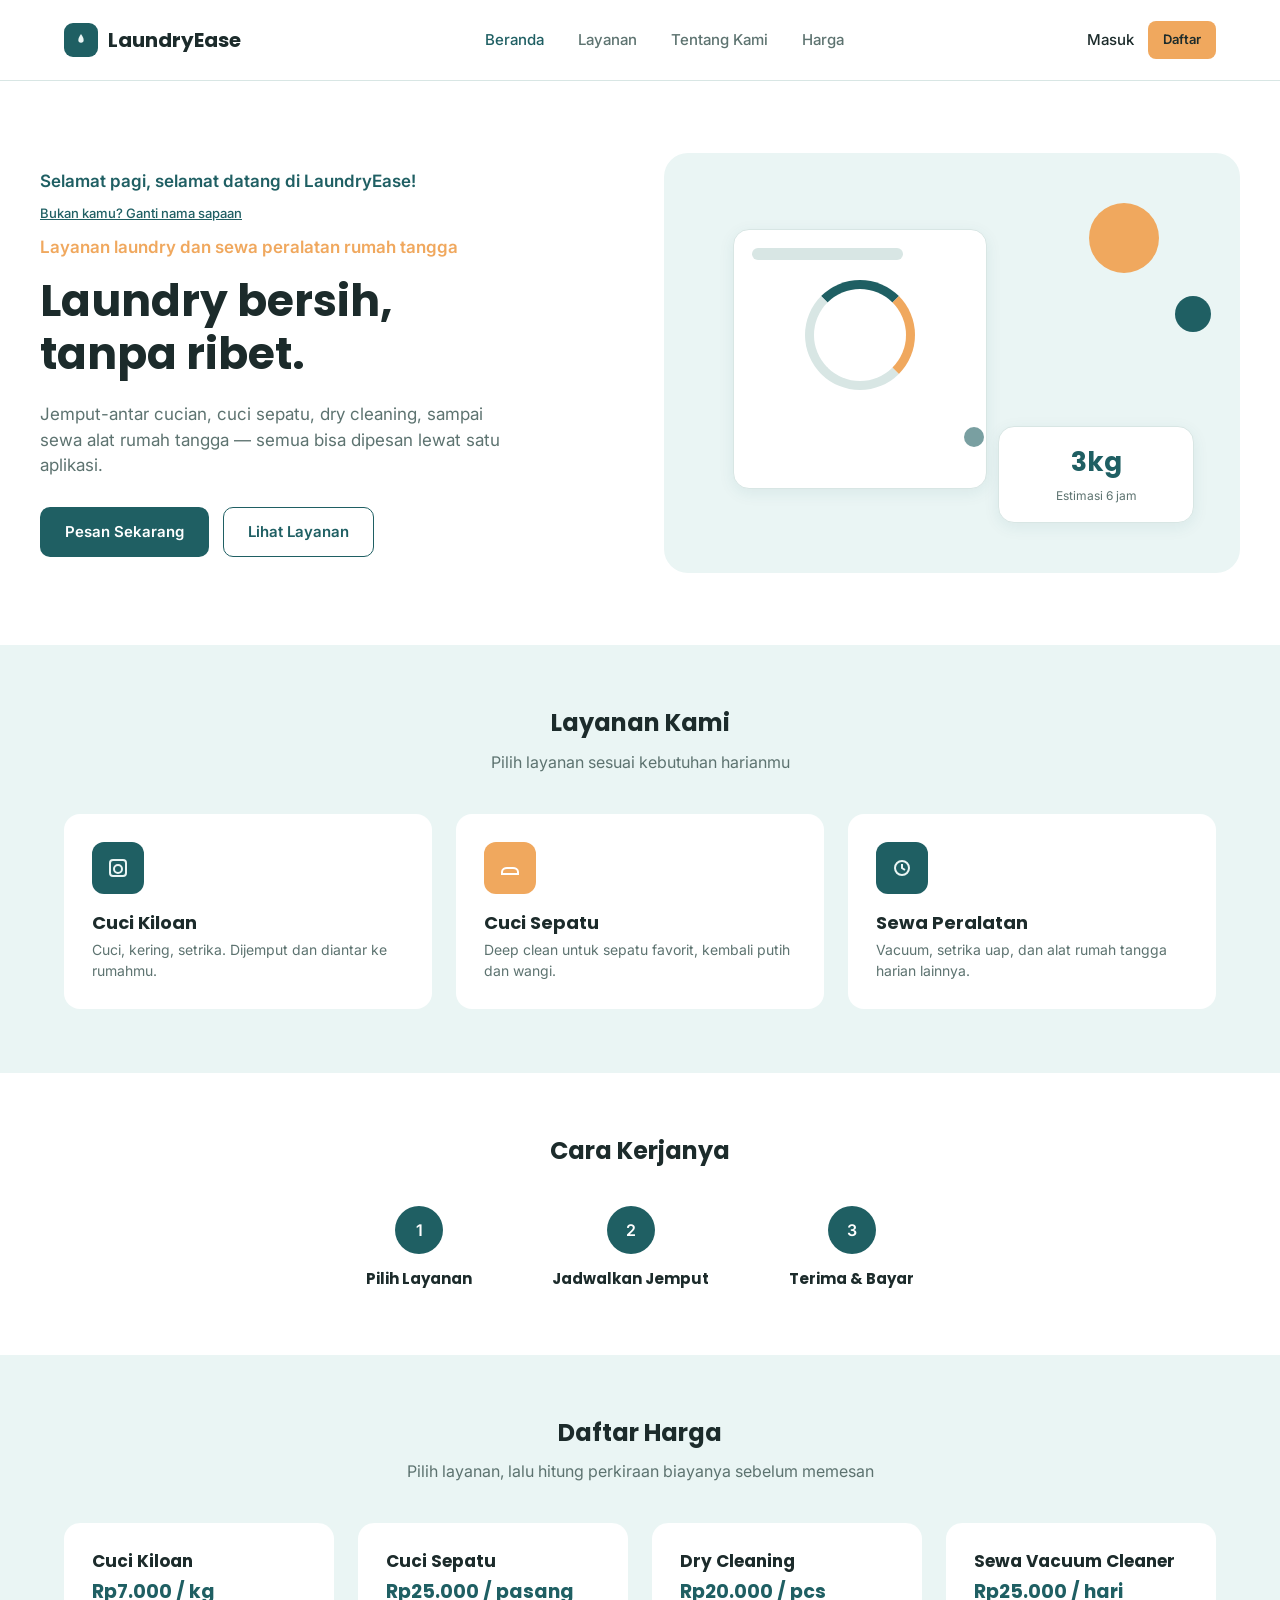
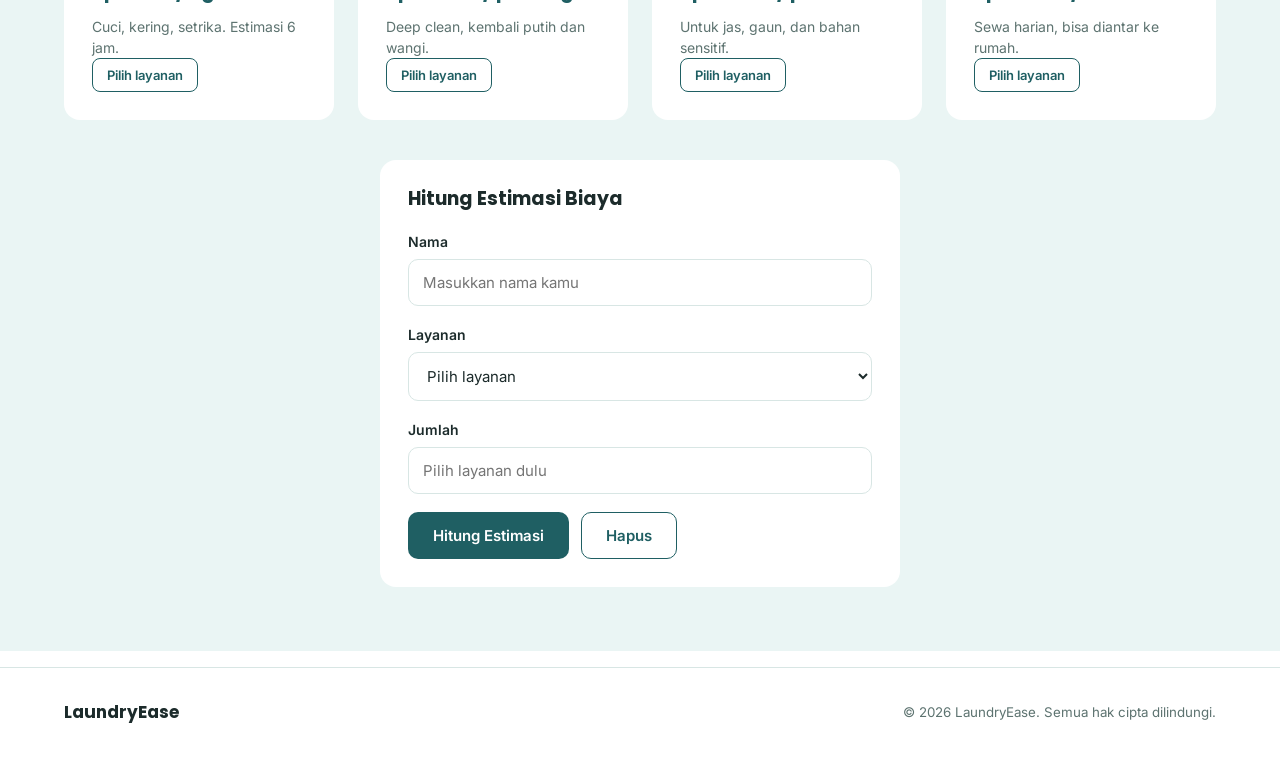
<file: index.html>
<!DOCTYPE html>
<html lang="id">
<head>
<meta charset="UTF-8">
<meta name="viewport" content="width=device-width, initial-scale=1">
<title>LaundryEase — Laundry Bersih, Tanpa Ribet</title>
<link rel="stylesheet" href="css/style.css">
</head>
<body>

<header class="navbar">
  <div class="container">
    <a href="index.html" class="brand">
      <span class="logo-mark">
        <svg viewBox="0 0 24 24" fill="none"><path d="M12 3c2 3 4 6 4 9a4 4 0 1 1-8 0c0-3 2-6 4-9Z" fill="#EAF5F4"/></svg>
      </span>
      LaundryEase
    </a>
    <nav class="nav-links" id="navLinks">
      <a href="index.html" class="active">Beranda</a>
      <a href="#layanan">Layanan</a>
      <a href="#cara-kerja">Tentang Kami</a>
      <a href="#harga">Harga</a>
    </nav>
    <div class="nav-actions">
      <a href="login.html" class="link">Masuk</a>
      <a href="register.html" class="btn btn-accent btn-sm">Daftar</a>
      <button class="menu-toggle" id="menuToggle" aria-label="Menu"><span></span><span></span><span></span></button>
    </div>
  </div>
</header>

<section class="container hero">
  <div>
    <p class="greeting" id="sapaan"></p>
    <button type="button" class="btn-link" id="btnGantiNama">Bukan kamu? Ganti nama sapaan</button>
    <p class="eyebrow">Layanan laundry dan sewa peralatan rumah tangga</p>
    <h1>Laundry bersih,<br>tanpa ribet.</h1>
    <p>Jemput-antar cucian, cuci sepatu, dry cleaning, sampai sewa alat rumah tangga — semua bisa dipesan lewat satu aplikasi.</p>
    <div class="hero-actions">
      <a href="register.html" class="btn btn-primary">Pesan Sekarang</a>
      <a href="#layanan" class="btn btn-outline">Lihat Layanan</a>
    </div>
  </div>
  <div class="hero-art">
    <div class="card-float machine">
      <div class="bar"></div>
      <div class="ring"></div>
    </div>
    <div class="dot d1"></div>
    <div class="dot d2"></div>
    <div class="dot d3"></div>
    <div class="card-float estimate">
      <div class="big">3kg</div>
      <small>Estimasi 6 jam</small>
    </div>
  </div>
</section>

<section class="section wash" id="layanan">
  <div class="container">
    <div class="section-head">
      <h2>Layanan Kami</h2>
      <p>Pilih layanan sesuai kebutuhan harianmu</p>
    </div>
    <div class="grid-3">
      <div class="card">
        <div class="icon-box"><svg viewBox="0 0 24 24" fill="none" stroke="#EAF5F4" stroke-width="2"><rect x="4" y="4" width="16" height="16" rx="3"/><circle cx="12" cy="13" r="4"/></svg></div>
        <h3>Cuci Kiloan</h3>
        <p>Cuci, kering, setrika. Dijemput dan diantar ke rumahmu.</p>
      </div>
      <div class="card">
        <div class="icon-box alt"><svg viewBox="0 0 24 24" fill="none" stroke="#fff" stroke-width="2"><path d="M4 16c0-3 3-4 5-4h6c2 0 5 1 5 4v2H4v-2Z"/></svg></div>
        <h3>Cuci Sepatu</h3>
        <p>Deep clean untuk sepatu favorit, kembali putih dan wangi.</p>
      </div>
      <div class="card">
        <div class="icon-box"><svg viewBox="0 0 24 24" fill="none" stroke="#EAF5F4" stroke-width="2"><circle cx="12" cy="12" r="7"/><path d="M12 8v4l3 2"/></svg></div>
        <h3>Sewa Peralatan</h3>
        <p>Vacuum, setrika uap, dan alat rumah tangga harian lainnya.</p>
      </div>
    </div>
  </div>
</section>

<section class="section" id="cara-kerja">
  <div class="container">
    <div class="section-head"><h2>Cara Kerjanya</h2></div>
    <div class="steps">
      <div class="step"><div class="num">1</div><strong>Pilih Layanan</strong></div>
      <div class="step"><div class="num">2</div><strong>Jadwalkan Jemput</strong></div>
      <div class="step"><div class="num">3</div><strong>Terima &amp; Bayar</strong></div>
    </div>
  </div>
</section>

<section class="section wash" id="harga">
  <div class="container">
    <div class="section-head">
      <h2>Daftar Harga</h2>
      <p>Pilih layanan, lalu hitung perkiraan biayanya sebelum memesan</p>
    </div>
    <div class="grid-4" id="daftarHarga"></div>

    <div class="card calc">
      <h3>Hitung Estimasi Biaya</h3>
      <div class="field">
        <label for="calcNama">Nama</label>
        <input type="text" id="calcNama" placeholder="Masukkan nama kamu">
      </div>
      <div class="field">
        <label for="calcLayanan">Layanan</label>
        <select id="calcLayanan"><option value="">Pilih layanan</option></select>
      </div>
      <div class="field">
        <label for="calcJumlah" id="labelJumlah">Jumlah</label>
        <input type="number" id="calcJumlah" min="1" placeholder="Pilih layanan dulu">
        <small class="live-info" id="liveHarga"></small>
      </div>
      <div class="calc-actions">
        <button type="button" class="btn btn-primary" id="btnHitung">Hitung Estimasi</button>
        <button type="button" class="btn btn-outline" id="btnReset">Hapus</button>
      </div>
      <div class="calc-result" id="hasilHitung" hidden></div>
    </div>
  </div>
</section>

<footer class="site-footer">
  <div class="container">
    <span class="brand">LaundryEase</span>
    <small>&copy; <span id="tahun">2026</span> LaundryEase. Semua hak cipta dilindungi.</small>
  </div>
</footer>

<div class="toast-box" id="toastBox" aria-live="polite"></div>

<script src="js/main.js"></script>
<script src="js/landing.js"></script>
</body>
</html>
</file>
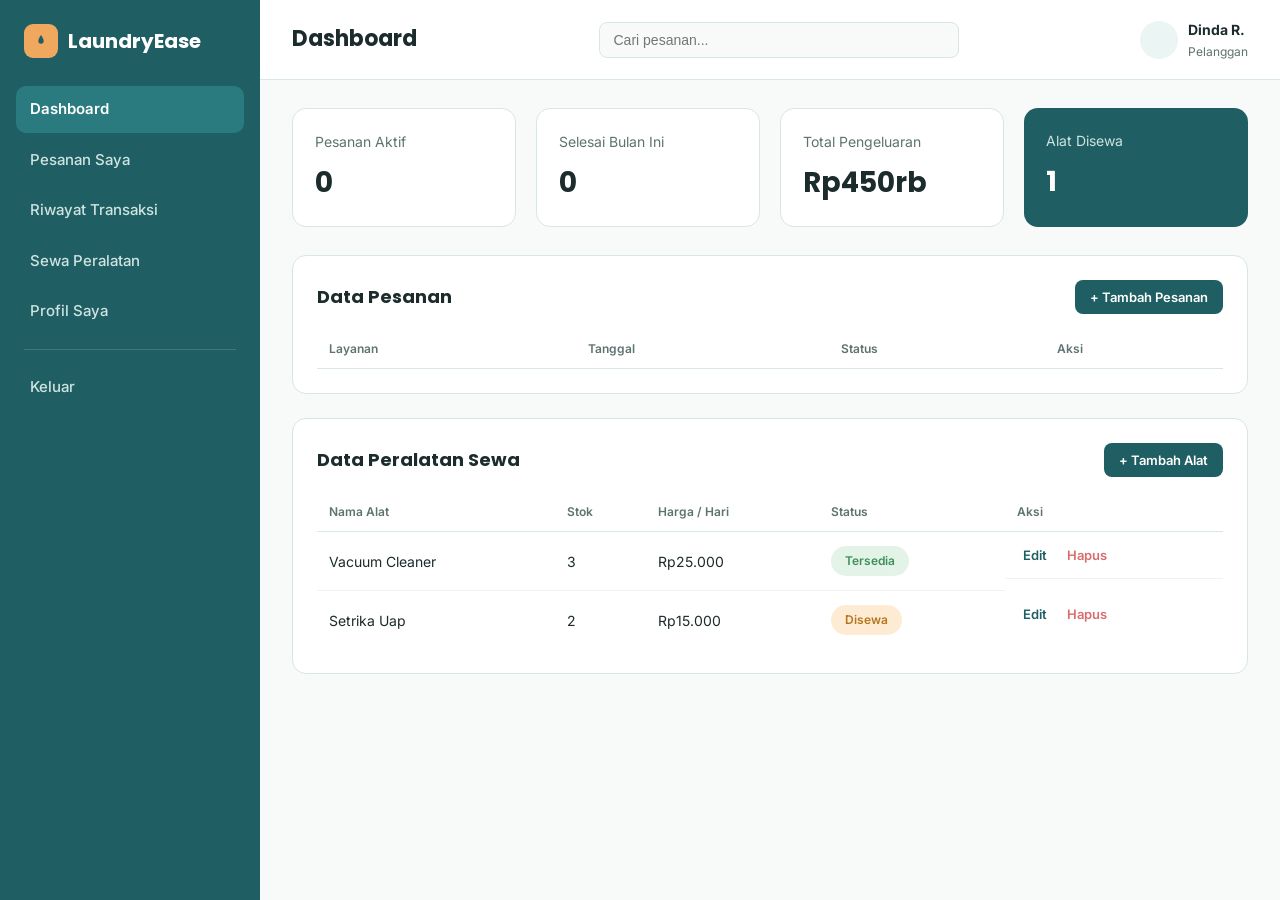
<file: dashboard.html>
<!DOCTYPE html>
<html lang="id">
<head>
<meta charset="UTF-8">
<meta name="viewport" content="width=device-width, initial-scale=1">
<title>Dashboard — LaundryEase</title>
<link rel="stylesheet" href="css/style.css">
</head>
<body>
<div class="dash">

  <aside class="sidebar" id="sidebar">
    <a href="index.html" class="brand">
      <span class="logo-mark"><svg viewBox="0 0 24 24" fill="none"><path d="M12 3c2 3 4 6 4 9a4 4 0 1 1-8 0c0-3 2-6 4-9Z" fill="#1F5F63"/></svg></span>
      LaundryEase
    </a>
    <nav class="side-nav">
      <a href="dashboard.html" class="active">Dashboard</a>
      <a href="#pesanan-panel">Pesanan Saya</a>
      <a href="#" onclick="return false;">Riwayat Transaksi</a>
      <a href="#alat-panel">Sewa Peralatan</a>
      <a href="#" onclick="return false;">Profil Saya</a>
      <hr>
      <a href="login.html">Keluar</a>
    </nav>
  </aside>

  <div class="dash-main">
    <header class="topbar">
      <button class="hamburger" id="hamburger" aria-label="Menu"><span></span><span></span><span></span></button>
      <h1>Dashboard</h1>
      <input class="search" type="text" placeholder="Cari pesanan...">
      <div class="user">
        <div class="avatar"></div>
        <div class="user-name"><strong>Dinda R.</strong><span>Pelanggan</span></div>
      </div>
    </header>

    <main class="dash-content">
      <section class="stat-grid">
        <div class="stat-card">
          <div class="label">Pesanan Aktif</div>
          <div class="value" id="statAktif">0</div>
        </div>
        <div class="stat-card">
          <div class="label">Selesai Bulan Ini</div>
          <div class="value" id="statSelesai">0</div>
        </div>
        <div class="stat-card">
          <div class="label">Total Pengeluaran</div>
          <div class="value">Rp450rb</div>
        </div>
        <div class="stat-card accent">
          <div class="label">Alat Disewa</div>
          <div class="value" id="statAlat">0</div>
        </div>
      </section>

      <!-- ===== Data 1: Pesanan (CRUD) ===== -->
      <section class="panel" id="pesanan-panel">
        <div class="panel-head">
          <h2>Data Pesanan</h2>
          <button class="btn btn-primary btn-sm" id="btnAddPesanan">+ Tambah Pesanan</button>
        </div>
        <div class="table-wrap">
          <table class="data">
            <thead>
              <tr><th>Layanan</th><th>Tanggal</th><th>Status</th><th>Aksi</th></tr>
            </thead>
            <tbody id="pesananTableBody"></tbody>
          </table>
        </div>
      </section>

      <!-- ===== Data 2: Peralatan Sewa (CRUD) ===== -->
      <section class="panel" id="alat-panel">
        <div class="panel-head">
          <h2>Data Peralatan Sewa</h2>
          <button class="btn btn-primary btn-sm" id="btnAddAlat">+ Tambah Alat</button>
        </div>
        <div class="table-wrap">
          <table class="data">
            <thead>
              <tr><th>Nama Alat</th><th>Stok</th><th>Harga / Hari</th><th>Status</th><th>Aksi</th></tr>
            </thead>
            <tbody id="alatTableBody"></tbody>
          </table>
        </div>
      </section>
    </main>
  </div>
</div>

<!-- Modal: Pesanan -->
<div class="modal-backdrop" id="pesananModal">
  <div class="modal">
    <h3 id="pesananModalTitle">Tambah Pesanan</h3>
    <form id="pesananForm">
      <input type="hidden" id="pesananId">
      <div class="field">
        <label for="pesananLayanan">Layanan</label>
        <select id="pesananLayanan" required>
          <option value="Cuci Kiloan">Cuci Kiloan</option>
          <option value="Cuci Sepatu">Cuci Sepatu</option>
          <option value="Dry Cleaning">Dry Cleaning</option>
          <option value="Sewa Peralatan">Sewa Peralatan</option>
        </select>
      </div>
      <div class="field">
        <label for="pesananTanggal">Tanggal</label>
        <input type="date" id="pesananTanggal" required>
      </div>
      <div class="field">
        <label for="pesananStatus">Status</label>
        <select id="pesananStatus" required>
          <option value="proses">Diproses</option>
          <option value="tunggu">Menunggu Konfirmasi</option>
          <option value="selesai">Selesai</option>
        </select>
      </div>
      <div class="modal-actions">
        <button type="button" class="btn btn-outline" data-close="pesananModal">Batal</button>
        <button type="submit" class="btn btn-primary">Simpan</button>
      </div>
    </form>
  </div>
</div>

<!-- Modal: Peralatan -->
<div class="modal-backdrop" id="alatModal">
  <div class="modal">
    <h3 id="alatModalTitle">Tambah Alat</h3>
    <form id="alatForm">
      <input type="hidden" id="alatId">
      <div class="field">
        <label for="alatNama">Nama Alat</label>
        <input type="text" id="alatNama" placeholder="Contoh: Vacuum Cleaner" required>
      </div>
      <div class="field">
        <label for="alatStok">Stok</label>
        <input type="number" id="alatStok" min="0" value="1" required>
      </div>
      <div class="field">
        <label for="alatHarga">Harga Sewa / Hari (Rp)</label>
        <input type="number" id="alatHarga" min="0" step="1000" placeholder="25000" required>
      </div>
      <div class="field">
        <label for="alatStatus">Status</label>
        <select id="alatStatus" required>
          <option value="tersedia">Tersedia</option>
          <option value="disewa">Disewa</option>
        </select>
      </div>
      <div class="modal-actions">
        <button type="button" class="btn btn-outline" data-close="alatModal">Batal</button>
        <button type="submit" class="btn btn-primary">Simpan</button>
      </div>
    </form>
  </div>
</div>

<script src="js/main.js"></script>
<script src="js/dashboard.js"></script>
</body>
</html>
</file>
<file: css/style.css>
/* =========================================================
   LaundryEase — Shared Stylesheet (vanilla CSS, no framework)
   ========================================================= */

@import url('https://fonts.googleapis.com/css2?family=Poppins:wght@600;700&family=Inter:wght@400;500;600&display=swap');

:root{
  --teal: #1F5F63;
  --teal-light: #2A7B80;
  --accent: #F0A85E;
  --bg-wash: #EAF5F4;
  --text: #1C2B2B;
  --muted: #5D7370;
  --border: #D8E6E4;
  --white: #FFFFFF;
  --success-bg: #E4F3E7; --success-fg: #3F8F5C;
  --warn-bg: #FDECD3;    --warn-fg: #B5761E;
  --info-bg: #EAF5F4;    --info-fg: #1F5F63;
  --danger: #D96C6C;
  --radius: 10px;
  --radius-lg: 16px;
  --shadow: 0 4px 16px rgba(31,95,99,0.08);
  --container: 1200px;
}

*,*::before,*::after{ box-sizing:border-box; }
html{ scroll-behavior:smooth; }
body{
  margin:0;
  font-family:'Inter', 'Segoe UI', sans-serif;
  color:var(--text);
  background:var(--white);
  line-height:1.5;
}
h1,h2,h3,h4{
  font-family:'Poppins','Segoe UI',sans-serif;
  font-weight:700;
  margin:0 0 .5em;
  line-height:1.2;
}
p{ margin:0 0 1em; color:var(--muted); }
a{ color:inherit; text-decoration:none; }
img{ max-width:100%; display:block; }
ul{ list-style:none; margin:0; padding:0; }
button{ font-family:inherit; cursor:pointer; }

.container{
  max-width:var(--container);
  margin:0 auto;
  padding:0 24px;
}

/* ---------- Buttons ---------- */
.btn{
  display:inline-flex; align-items:center; justify-content:center;
  padding:13px 24px; border-radius:var(--radius);
  font-weight:600; font-size:15px; border:1.5px solid transparent;
  transition:transform .12s ease, box-shadow .12s ease, opacity .12s ease;
}
.btn:hover{ transform:translateY(-1px); }
.btn-primary{ background:var(--teal); color:#fff; }
.btn-primary:hover{ background:#184b4e; }
.btn-accent{ background:var(--accent); color:#1C2B2B; }
.btn-accent:hover{ opacity:.92; }
.btn-outline{ background:transparent; border-color:var(--teal); color:var(--teal); }
.btn-outline:hover{ background:var(--bg-wash); }
.btn-block{ width:100%; }
.btn-sm{ padding:8px 14px; font-size:13px; border-radius:8px; }
.btn-danger{ background:#fdeaea; color:#b94444; }

/* ---------- Navbar ---------- */
.navbar{
  position:sticky; top:0; z-index:50;
  background:#fff; border-bottom:1px solid var(--border);
}
.navbar .container{
  display:flex; align-items:center; justify-content:space-between;
  height:80px;
}
.brand{ display:flex; align-items:center; gap:10px; font-family:'Poppins',sans-serif; font-weight:700; font-size:20px; color:var(--text); }
.brand .logo-mark{
  width:34px; height:34px; border-radius:9px; background:var(--teal);
  display:flex; align-items:center; justify-content:center;
}
.brand .logo-mark svg{ width:16px; height:16px; }
.nav-links{ display:flex; gap:34px; }
.nav-links a{ color:var(--muted); font-weight:500; font-size:15px; }
.nav-links a:hover, .nav-links a.active{ color:var(--teal); }
.nav-actions{ display:flex; align-items:center; gap:14px; }
.nav-actions a.link{ color:var(--text); font-weight:500; font-size:15px; }
.menu-toggle{
  display:none; background:none; border:none; padding:6px;
}
.menu-toggle span{ display:block; width:24px; height:2px; background:var(--text); margin:5px 0; border-radius:2px; }

/* ---------- Hero ---------- */
.hero{
  display:grid; grid-template-columns:1fr 1fr; gap:48px;
  align-items:center; padding:72px 0;
}
.eyebrow{ color:var(--accent); font-weight:600; font-size:14px; margin-bottom:14px; }
.hero h1{ font-size:44px; }
.hero p{ font-size:17px; max-width:480px; }
.hero-actions{ display:flex; gap:14px; margin-top:28px; flex-wrap:wrap; }
.hero-art{
  background:var(--bg-wash); border-radius:24px; min-height:420px;
  position:relative; overflow:hidden;
}
.hero-art .card-float{
  position:absolute; background:#fff; border:1px solid var(--border);
  border-radius:16px; box-shadow:var(--shadow);
}
.hero-art .machine{ width:44%; top:18%; left:12%; height:62%; padding:18px; }
.hero-art .machine .bar{ height:12px; background:var(--border); border-radius:6px; margin-bottom:20px; width:70%; }
.hero-art .ring{
  width:110px; height:110px; border-radius:50%; margin:10px auto 0;
  border:9px solid var(--border); border-top-color:var(--teal); border-right-color:var(--accent);
}
.hero-art .dot{ position:absolute; border-radius:50%; background:var(--accent); }
.hero-art .dot.d1{ width:70px; height:70px; top:12%; right:14%; }
.hero-art .dot.d2{ width:36px; height:36px; top:34%; right:5%; background:var(--teal); }
.hero-art .dot.d3{ width:20px; height:20px; bottom:30%; left:52%; background:var(--teal); opacity:.6; }
.hero-art .estimate{ bottom:12%; right:8%; width:34%; padding:16px; text-align:center; }
.hero-art .estimate .big{ font-family:'Poppins',sans-serif; font-weight:700; font-size:26px; color:var(--teal); }
.hero-art .estimate small{ color:var(--muted); font-size:12px; }

/* ---------- Services ---------- */
.section{ padding:64px 0; }
.section.wash{ background:var(--bg-wash); }
.section-head{ text-align:center; max-width:560px; margin:0 auto 40px; }
.grid-3{ display:grid; grid-template-columns:repeat(3,1fr); gap:24px; }
.card{
  background:#fff; border-radius:var(--radius-lg); padding:28px;
  border:1px solid var(--border);
}
.wash .card{ border:none; }
.icon-box{
  width:52px; height:52px; border-radius:12px; background:var(--teal);
  display:flex; align-items:center; justify-content:center; margin-bottom:18px;
}
.icon-box.alt{ background:var(--accent); }
.icon-box svg{ width:24px; height:24px; }
.card h3{ font-size:18px; margin-bottom:6px; }
.card p{ font-size:14px; margin:0; }

/* ---------- Steps ---------- */
.steps{ display:flex; justify-content:center; gap:80px; flex-wrap:wrap; text-align:center; margin-top:16px; }
.step .num{
  width:48px; height:48px; border-radius:50%; background:var(--teal); color:#fff;
  display:flex; align-items:center; justify-content:center; font-weight:600;
  margin:0 auto 12px;
}
.step strong{ font-family:'Poppins',sans-serif; font-size:15px; }

/* ---------- Footer ---------- */
.site-footer{
  border-top:1px solid var(--border); padding:32px 0; margin-top:16px;
}
.site-footer .container{ display:flex; justify-content:space-between; align-items:center; flex-wrap:wrap; gap:12px; }
.site-footer .brand{ font-size:17px; }
.site-footer small{ color:var(--muted); }

/* ---------- Auth (Login / Register) ---------- */
.auth-wrap{ min-height:100vh; display:grid; grid-template-columns:1fr 1fr; }
.auth-brand{
  background:var(--teal); color:#fff; padding:56px; position:relative; overflow:hidden;
  display:flex; flex-direction:column; justify-content:center;
}
.auth-brand .brand{ color:#fff; position:absolute; top:40px; left:56px; }
.auth-brand .brand .logo-mark{ background:var(--accent); }
.auth-brand h2{ color:#fff; font-size:32px; max-width:380px; }
.auth-brand p{ color:#CFE3E1; max-width:360px; }
.auth-brand .deco{ position:absolute; border-radius:50%; background:rgba(255,255,255,.08); }
.auth-brand .deco.c1{ width:260px; height:260px; bottom:-80px; right:-60px; }
.auth-brand .deco.c2{ width:14px; height:14px; background:var(--accent); top:30%; left:14%; }
.register .auth-brand{ order:2; }
.auth-form-side{ display:flex; align-items:center; justify-content:center; padding:40px 24px; }
.auth-card{ width:100%; max-width:420px; }
.auth-card h1{ font-size:28px; text-align:center; }
.auth-card > p.subtitle{ text-align:center; margin-bottom:28px; font-size:14px; }
.field{ margin-bottom:18px; }
.field label{ display:block; font-size:14px; font-weight:600; margin-bottom:7px; }
.field .input-wrap{ position:relative; }
.field input{
  width:100%; padding:13px 14px; border-radius:var(--radius);
  border:1.5px solid var(--border); font-size:15px; font-family:inherit;
  background:#fff; color:var(--text);
}
.field input:focus{ outline:none; border-color:var(--teal); }
.field .toggle-pw{
  position:absolute; right:12px; top:50%; transform:translateY(-50%);
  font-size:12px; font-weight:600; color:var(--teal); background:none; border:none;
}
.form-meta{ display:flex; justify-content:flex-end; margin:-8px 0 18px; font-size:13px; }
.form-meta a{ color:var(--teal); font-weight:600; }
.auth-foot{ text-align:center; margin-top:22px; padding-top:22px; border-top:1px solid var(--border); font-size:14px; }
.auth-foot a{ color:var(--accent); font-weight:600; }

/* ---------- Dashboard ---------- */
.dash{ display:flex; min-height:100vh; }
.sidebar{
  width:260px; background:var(--teal); color:#fff; flex-shrink:0;
  padding:24px 16px; position:sticky; top:0; height:100vh;
}
.sidebar .brand{ color:#fff; padding:0 8px; margin-bottom:28px; }
.sidebar .brand .logo-mark{ background:var(--accent); }
.side-nav a{
  display:flex; align-items:center; gap:10px; padding:12px 14px; border-radius:10px;
  color:#CFE3E1; font-size:15px; font-weight:500; margin-bottom:4px;
}
.side-nav a.active{ background:var(--teal-light); color:#fff; font-weight:600; }
.side-nav a:hover{ background:rgba(255,255,255,.08); color:#fff; }
.side-nav hr{ border:none; border-top:1px solid rgba(255,255,255,.15); margin:14px 8px; }

.dash-main{ flex:1; min-width:0; background:#F7FAF9; }
.topbar{
  background:#fff; border-bottom:1px solid var(--border);
  display:flex; align-items:center; justify-content:space-between;
  padding:0 32px; height:80px;
}
.topbar h1{ font-size:22px; margin:0; }
.topbar .search{
  flex:1; max-width:360px; margin:0 32px;
  padding:9px 14px; border:1px solid var(--border); border-radius:8px;
  background:#F7FAF9; font-size:14px; color:var(--muted);
}
.topbar .user{ display:flex; align-items:center; gap:10px; }
.topbar .avatar{ width:38px; height:38px; border-radius:50%; background:var(--bg-wash); }
.topbar .user-name{ font-size:14px; }
.topbar .user-name strong{ display:block; font-size:14px; }
.topbar .user-name span{ color:var(--muted); font-size:12px; }
.hamburger{ display:none; background:none; border:none; }
.hamburger span{ display:block; width:22px; height:2px; background:var(--text); margin:5px 0; }

.dash-content{ padding:28px 32px; }
.stat-grid{ display:grid; grid-template-columns:repeat(4,1fr); gap:20px; margin-bottom:28px; }
.stat-card{
  background:#fff; border:1px solid var(--border); border-radius:14px; padding:22px;
}
.stat-card.accent{ background:var(--teal); border:none; color:#fff; }
.stat-card .label{ font-size:14px; color:var(--muted); margin-bottom:10px; }
.stat-card.accent .label{ color:#CFE3E1; }
.stat-card .value{ font-family:'Poppins',sans-serif; font-weight:700; font-size:28px; }

.panel{
  background:#fff; border:1px solid var(--border); border-radius:14px;
  padding:24px; margin-bottom:24px;
}
.panel-head{ display:flex; align-items:center; justify-content:space-between; margin-bottom:16px; flex-wrap:wrap; gap:10px; }
.panel-head h2{ font-size:18px; margin:0; }

.table-wrap{ overflow-x:auto; }
table.data{ width:100%; border-collapse:collapse; min-width:620px; }
table.data th{
  text-align:left; font-size:12px; text-transform:none; color:var(--muted);
  font-weight:600; padding:10px 12px; border-bottom:1px solid var(--border);
}
table.data td{ padding:14px 12px; border-bottom:1px solid #F0F3F2; font-size:14px; }
table.data tr:last-child td{ border-bottom:none; }
.badge{
  display:inline-block; padding:6px 14px; border-radius:20px; font-size:12px; font-weight:600;
}
.badge.proses{ background:var(--warn-bg); color:var(--warn-fg); }
.badge.tunggu{ background:var(--info-bg); color:var(--info-fg); }
.badge.selesai{ background:var(--success-bg); color:var(--success-fg); }
.row-actions{ display:flex; gap:8px; }
.row-actions button{
  border:none; background:none; font-size:13px; font-weight:600; color:var(--teal);
}
.row-actions button.del{ color:var(--danger); }
.empty-row td{ text-align:center; color:var(--muted); padding:28px; }

/* ---------- Modal ---------- */
.modal-backdrop{
  position:fixed; inset:0; background:rgba(28,43,43,.45);
  display:none; align-items:center; justify-content:center; padding:20px; z-index:100;
}
.modal-backdrop.open{ display:flex; }
.modal{
  background:#fff; border-radius:16px; width:100%; max-width:440px;
  padding:26px; max-height:90vh; overflow-y:auto;
}
.modal h3{ font-size:19px; margin-bottom:18px; }
.modal-actions{ display:flex; gap:10px; margin-top:22px; }
.modal-actions .btn{ flex:1; }

/* ---------- Responsive ---------- */
@media (max-width: 900px){
  .hero{ grid-template-columns:1fr; padding:40px 0; }
  .hero-art{ min-height:320px; order:-1; }
  .grid-3{ grid-template-columns:1fr; }
  .steps{ gap:40px; }
  .stat-grid{ grid-template-columns:repeat(2,1fr); }
  .auth-wrap{ grid-template-columns:1fr; }
  .auth-brand{ padding:32px; min-height:220px; }
  .auth-brand .brand{ position:static; margin-bottom:18px; }
  .auth-brand h2{ font-size:24px; }
  .register .auth-brand{ order:0; }
  .sidebar{
    position:fixed; left:0; top:0; z-index:90; transform:translateX(-100%);
    transition:transform .2s ease; box-shadow:0 0 0 2000px rgba(0,0,0,0);
  }
  .sidebar.open{ transform:translateX(0); box-shadow:0 0 40px rgba(0,0,0,.25); }
  .hamburger{ display:block; }
  .topbar .search{ display:none; }
}
@media (max-width: 640px){
  .nav-links{
    position:fixed; top:80px; left:0; right:0; background:#fff;
    flex-direction:column; padding:20px 24px; border-bottom:1px solid var(--border);
    display:none;
  }
  .nav-links.open{ display:flex; }
  .menu-toggle{ display:block; }
  .hero h1{ font-size:32px; }
  .stat-grid{ grid-template-columns:1fr 1fr; }
  .dash-content{ padding:20px; }
  .panel{ padding:18px; }
}
@media (max-width: 480px){
  .navbar .container{ padding:0 16px; gap:8px; }
  .brand{ font-size:16px; gap:7px; }
  .brand .logo-mark{ width:28px; height:28px; }
  .nav-actions{ gap:8px; }
  .nav-actions .link{ display:none; }
  .nav-actions .btn-sm{ padding:9px 14px; font-size:13px; }
}

/* ---------- Greeting, Daftar Harga & Kalkulator (index.html) ---------- */
html{ scroll-padding-top:90px; }
.greeting{ color:var(--teal); font-weight:600; font-size:15px; margin-bottom:6px; }
.grid-4{ display:grid; grid-template-columns:repeat(4,1fr); gap:24px; }
.harga-card{ display:flex; flex-direction:column; align-items:flex-start; }
.harga-card h3{ font-size:17px; }
.harga-card .harga{ font-family:'Poppins',sans-serif; font-weight:700; font-size:19px; color:var(--teal); margin-bottom:10px; }
.harga-card p{ font-size:14px; }
.harga-card .btn{ margin-top:auto; }
.calc{ max-width:520px; margin:40px auto 0; }
.calc h3{ font-size:19px; margin-bottom:20px; }
.field select{
  width:100%; padding:13px 14px; border-radius:var(--radius);
  border:1.5px solid var(--border); font-size:15px; font-family:inherit;
  background:#fff; color:var(--text);
}
.field select:focus{ outline:none; border-color:var(--teal); }
.calc-actions{ display:flex; gap:12px; }
.calc-result{
  margin-top:20px; padding:14px 16px; background:var(--bg-wash);
  border-left:4px solid var(--accent); border-radius:8px; line-height:1.8; color:var(--text);
}
.navbar{ transition:box-shadow .25s ease; }

/* ---------- Toast / Snackbar ---------- */
.toast-box{ position:fixed; right:20px; bottom:20px; z-index:200; display:flex; flex-direction:column; gap:10px; }
.toast{
  display:flex; align-items:center; gap:14px; min-width:250px; max-width:360px;
  padding:13px 16px; border-radius:var(--radius); color:#fff; font-size:14px; font-weight:500;
  background:var(--teal); box-shadow:0 8px 24px rgba(0,0,0,.2);
  opacity:0; transform:translateY(16px); transition:opacity .3s ease, transform .3s ease;
}
.toast.tampil{ opacity:1; transform:translateY(0); }
.toast.sukses{ background:var(--success-fg); }
.toast.error{ background:var(--danger); }
.toast span{ flex:1; }
.toast button{ background:none; border:none; color:inherit; font-size:22px; line-height:1; padding:0; }

@media (max-width: 900px){ .grid-4{ grid-template-columns:repeat(2,1fr); } }
@media (max-width: 640px){
  .grid-4{ grid-template-columns:1fr; }
  .toast-box{ left:16px; right:16px; }
  .toast{ max-width:none; }
}
@media (prefers-reduced-motion: reduce){ .toast, .navbar{ transition:none; } }

/* ---------- PopUp & Event (Bab 4) ---------- */
.btn-link{ background:none; border:none; padding:0; margin:0 0 14px; color:var(--teal); font-size:13px; font-weight:500; text-decoration:underline; }
.btn-link:hover{ opacity:.75; }
.harga-card{ transition:transform .2s ease, box-shadow .2s ease; }
.harga-card.aktif{ transform:translateY(-4px); box-shadow:0 0 0 2px var(--teal), 0 10px 24px rgba(31,95,99,.15); }
.live-info{ display:block; margin-top:6px; font-size:13px; font-weight:600; color:var(--teal); }

/* ---------- PHP: Ingat saya (login.php) ---------- */
.form-meta{ justify-content:space-between; align-items:center; }
.remember{ display:flex; align-items:center; gap:6px; font-weight:500; color:var(--muted); }
.remember input{ width:auto; margin:0; }
</file>
